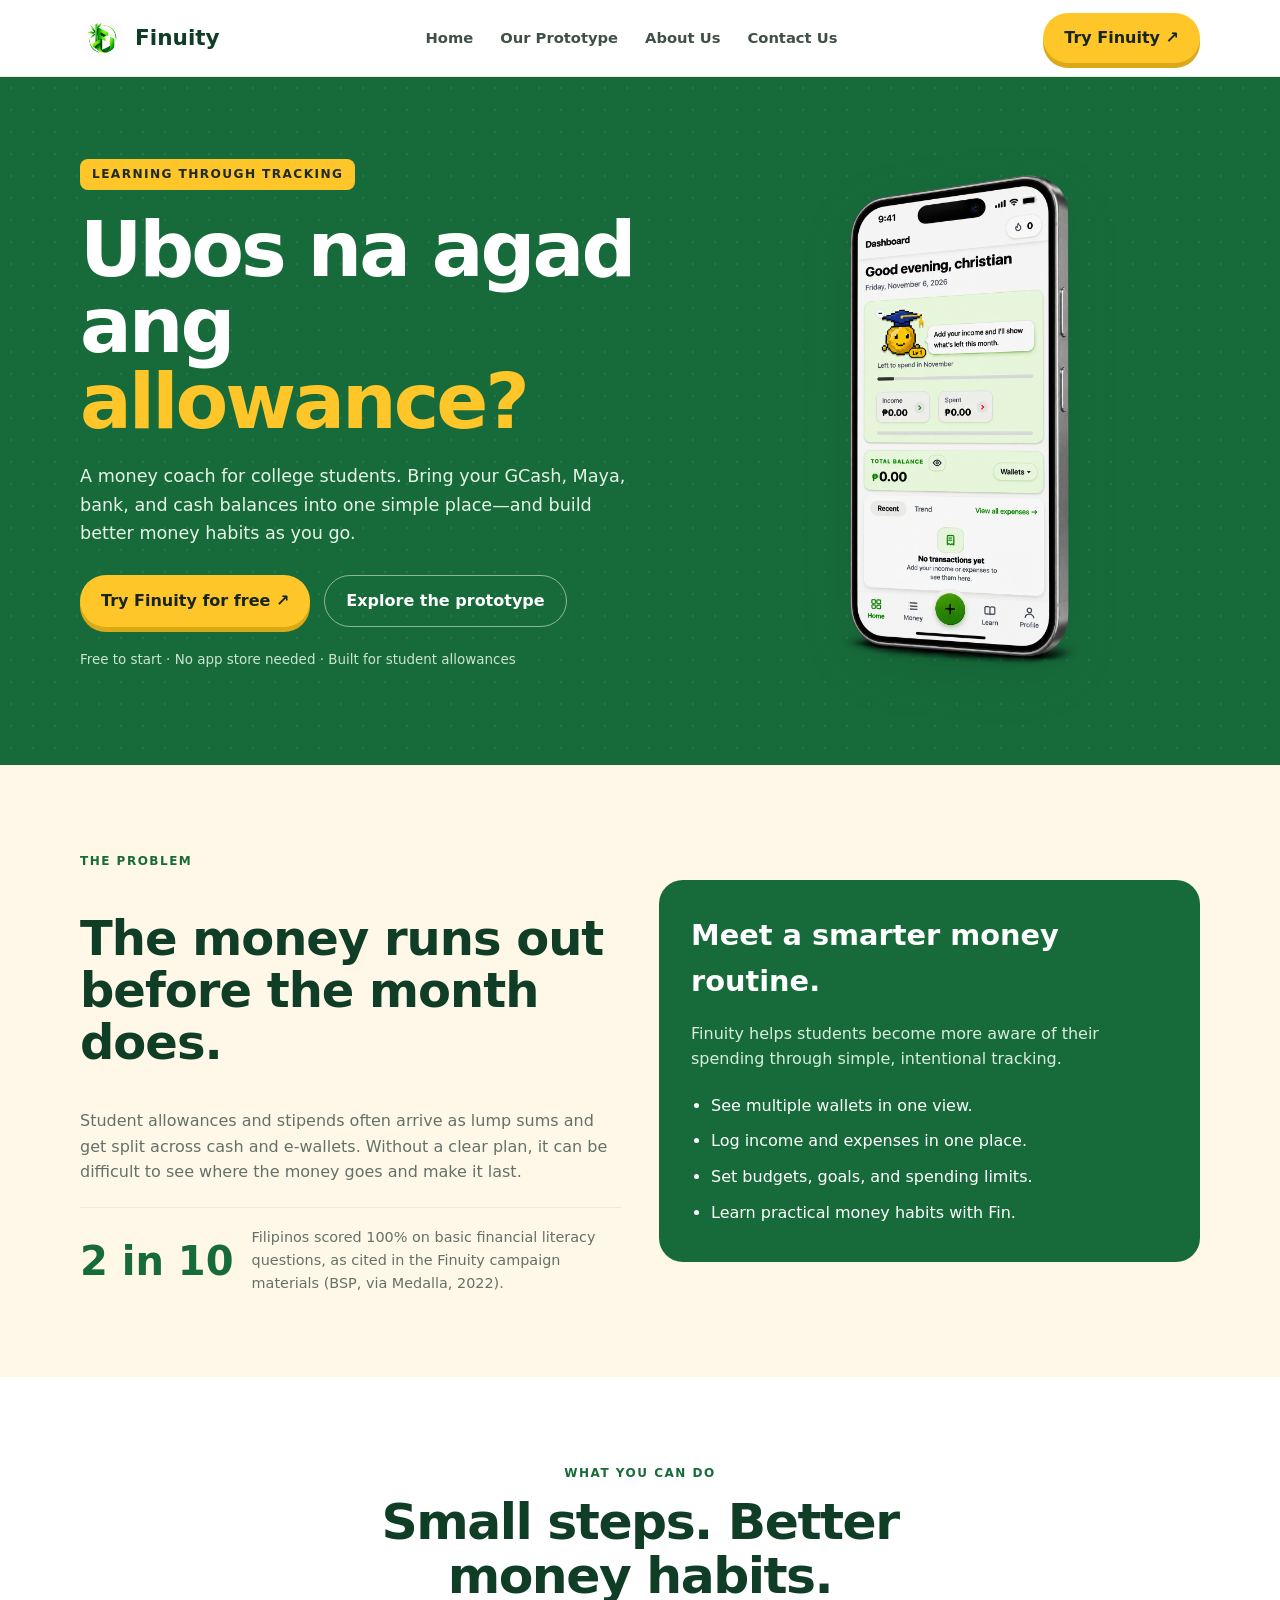
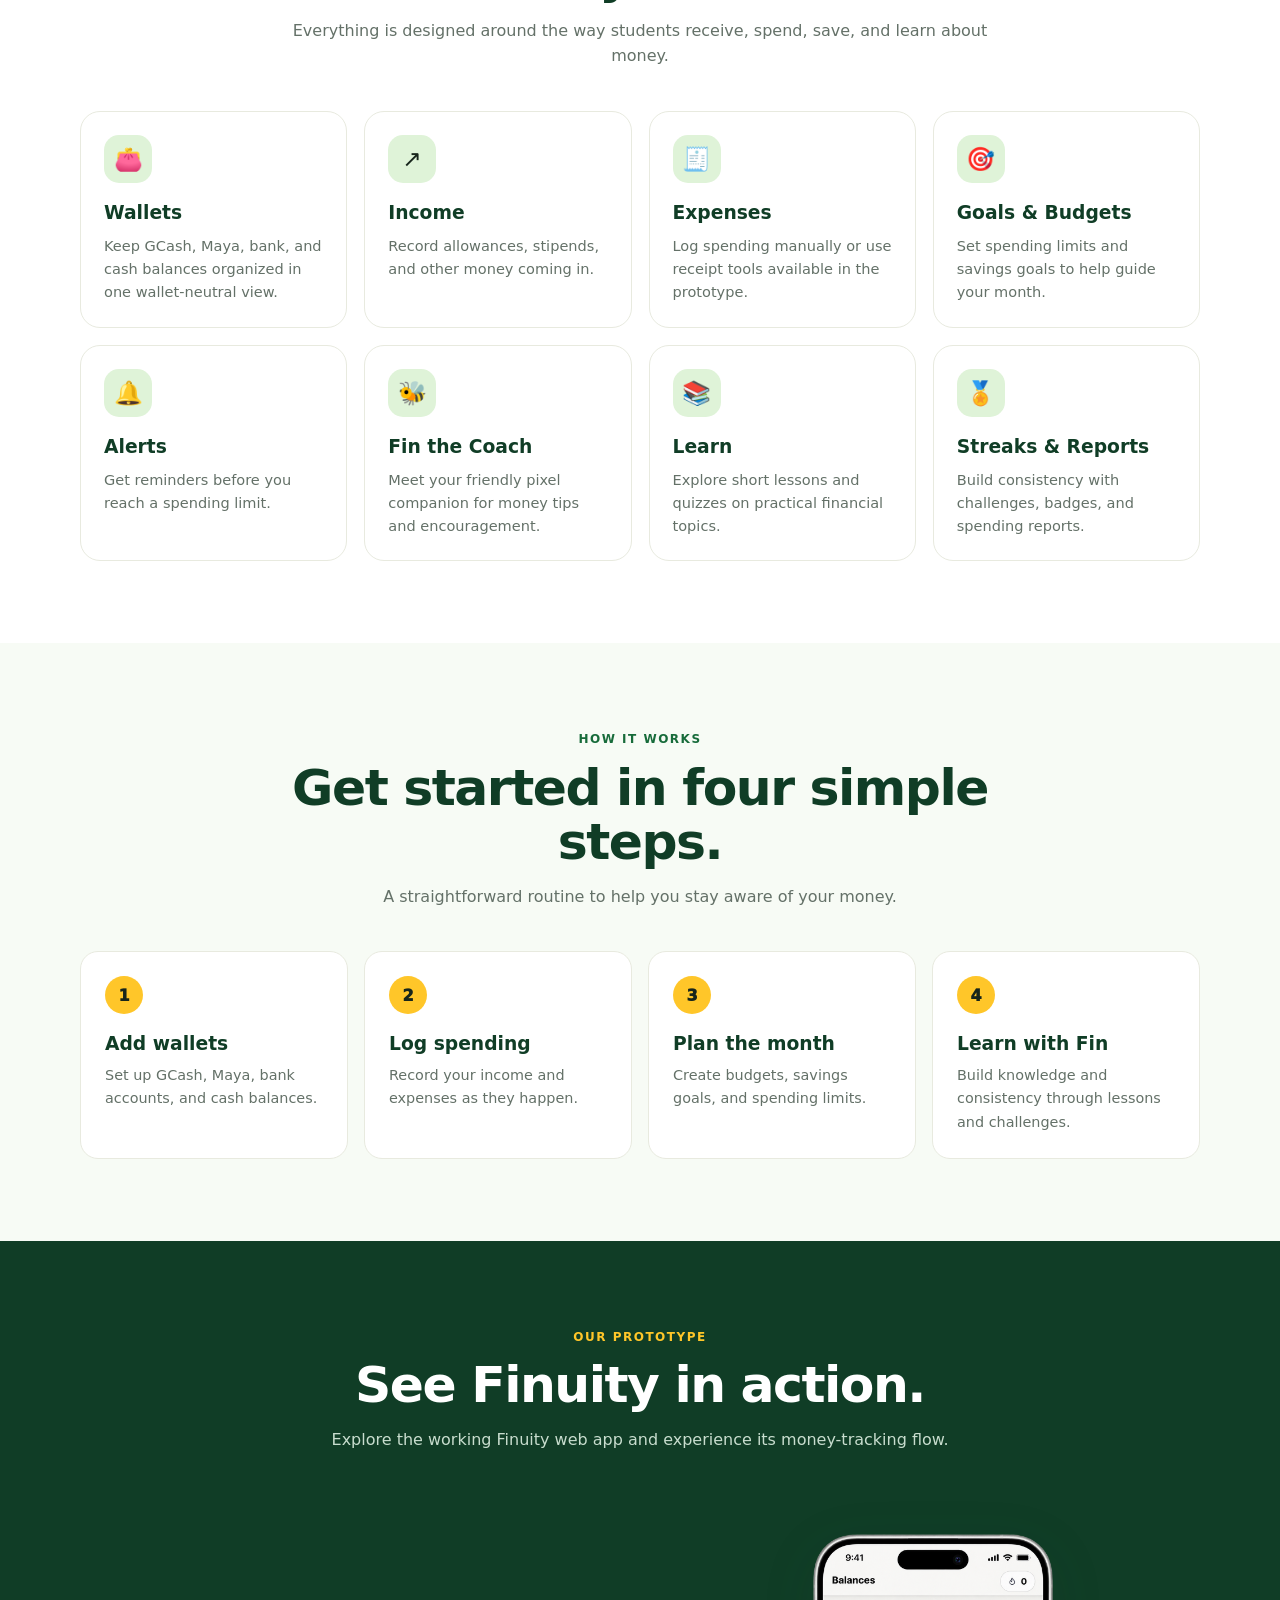
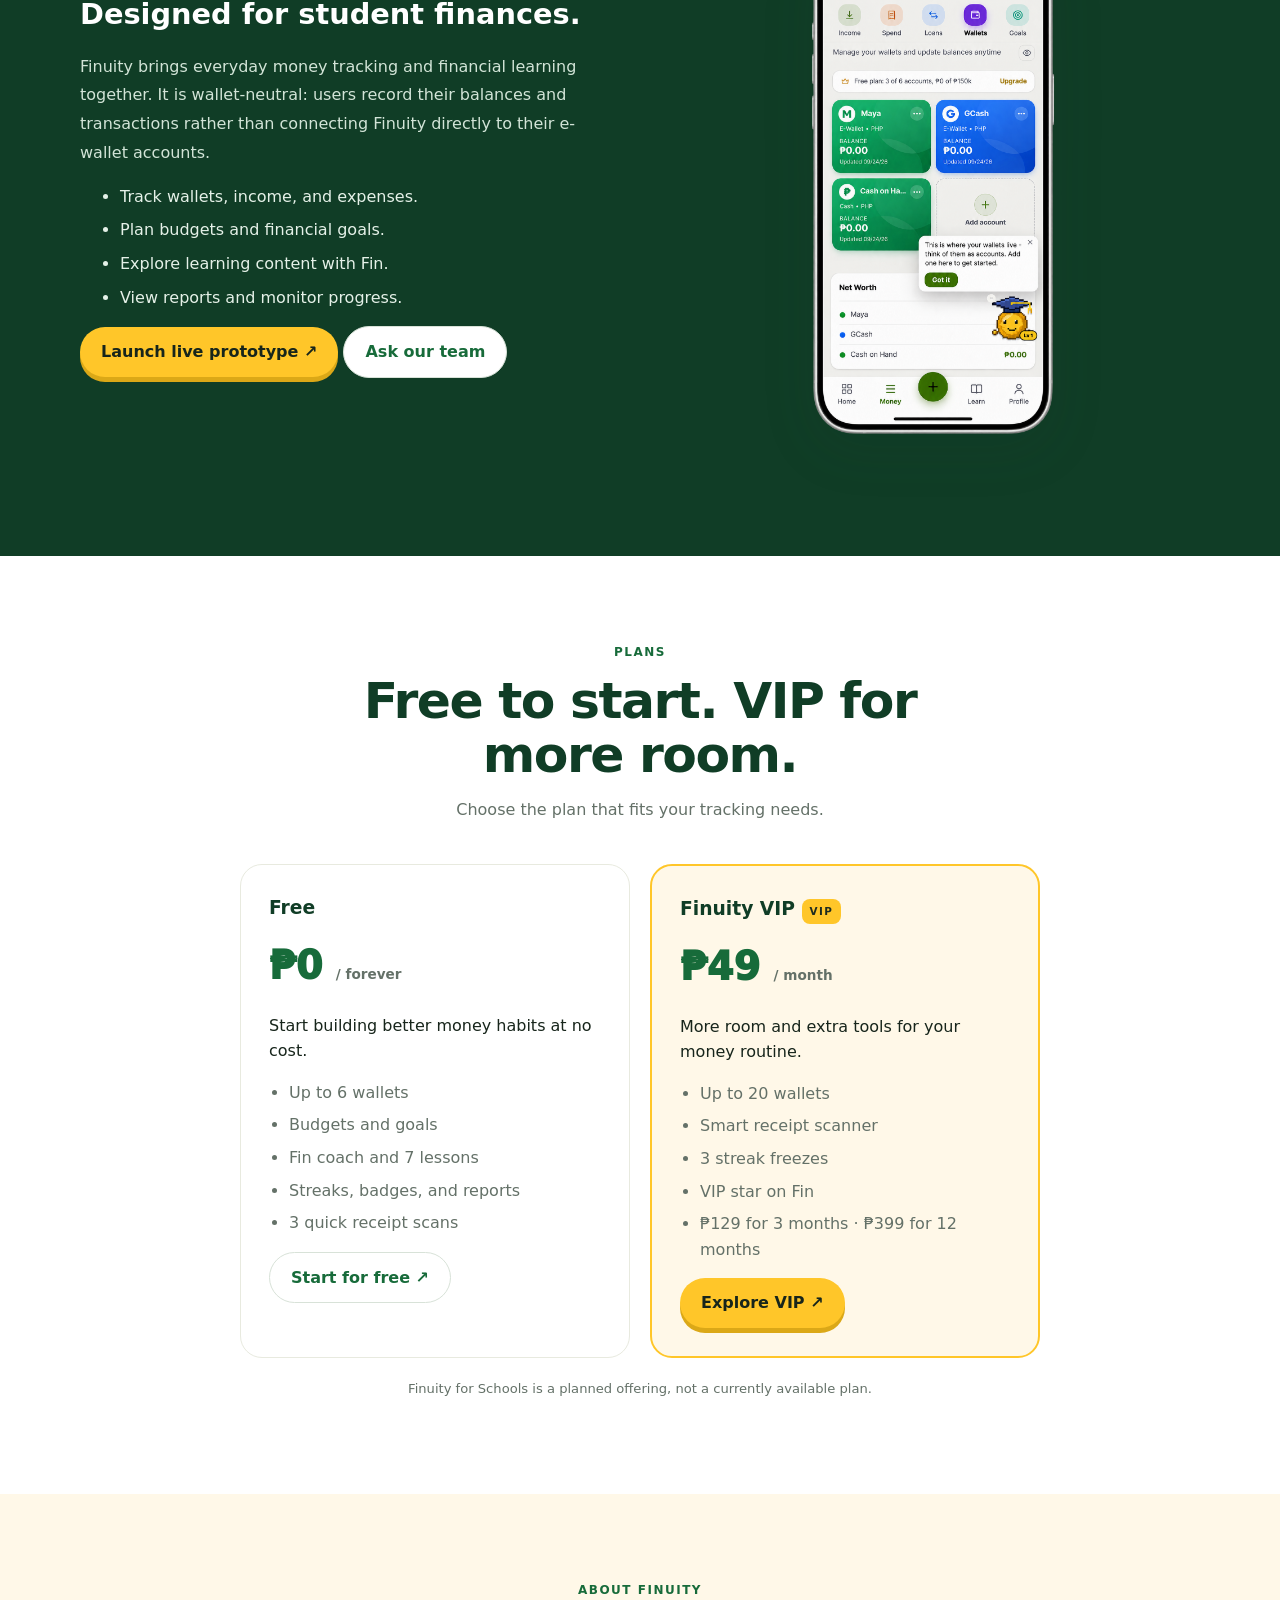
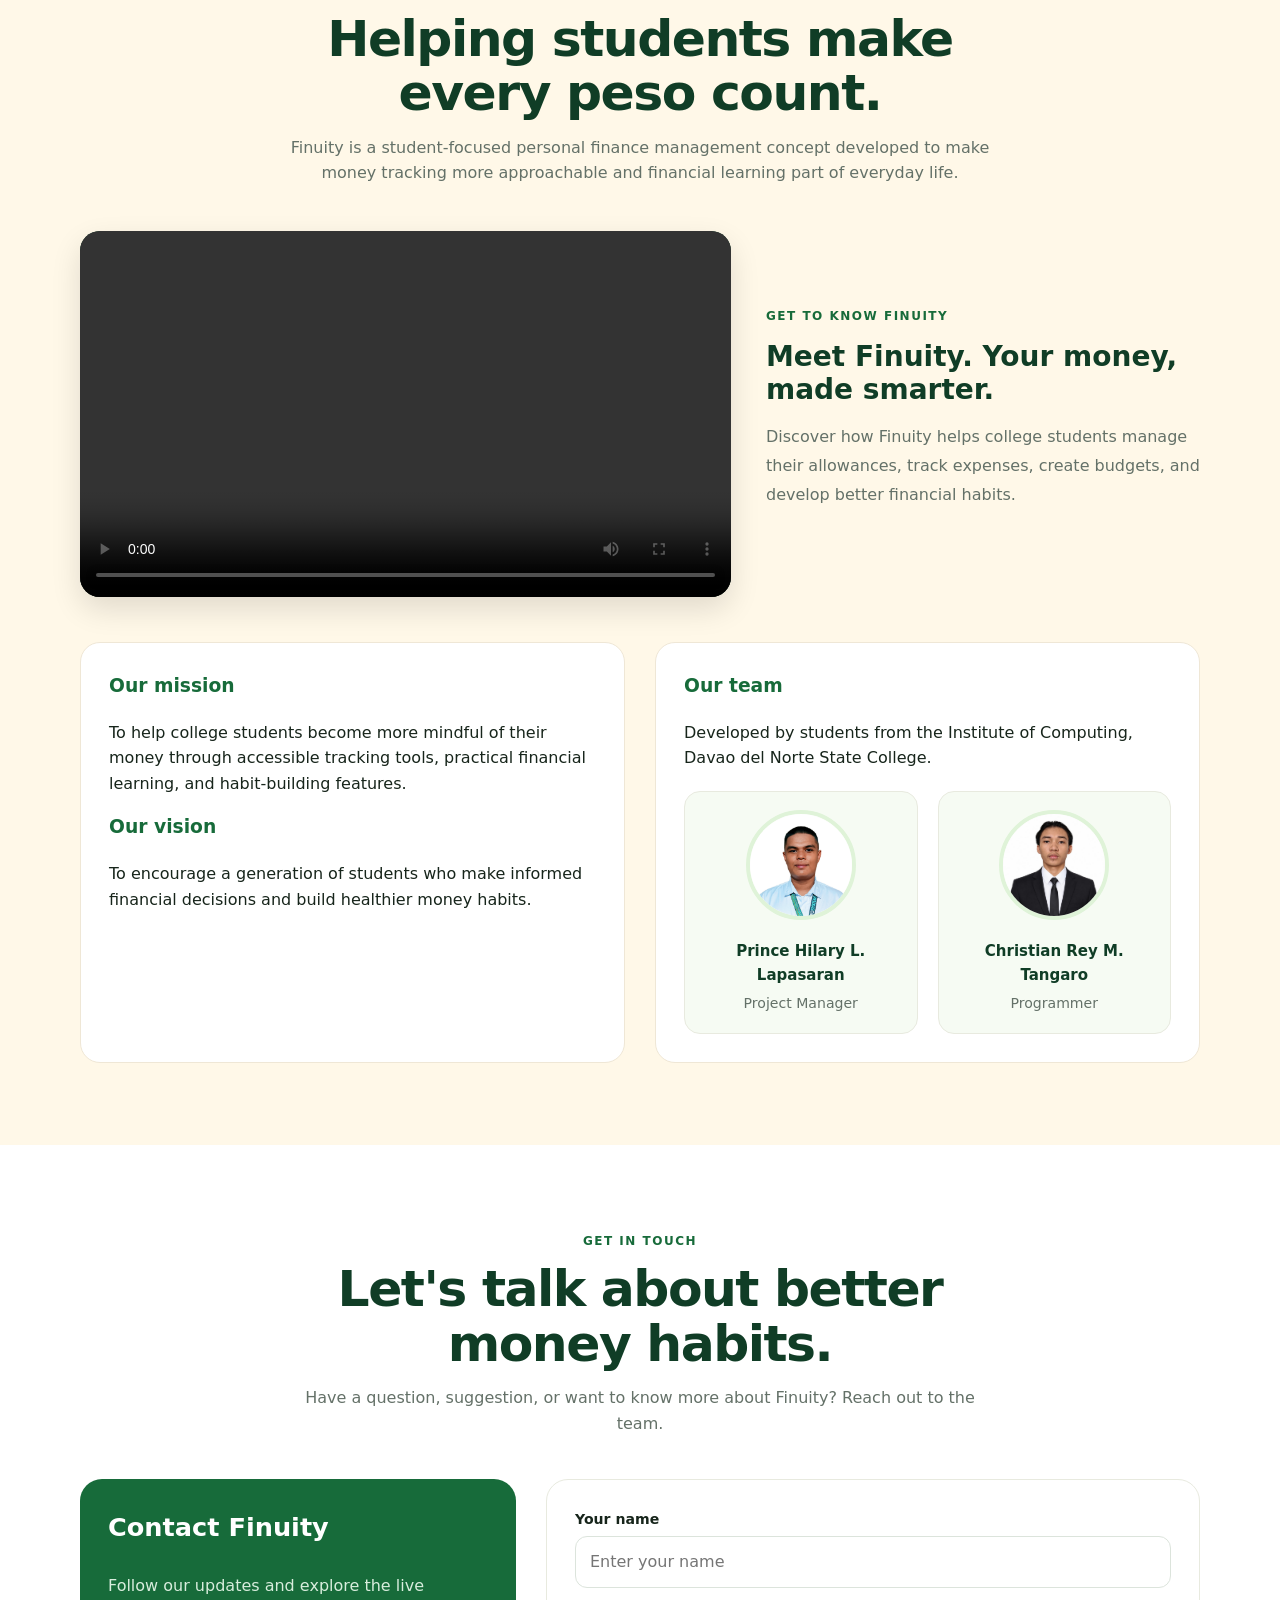
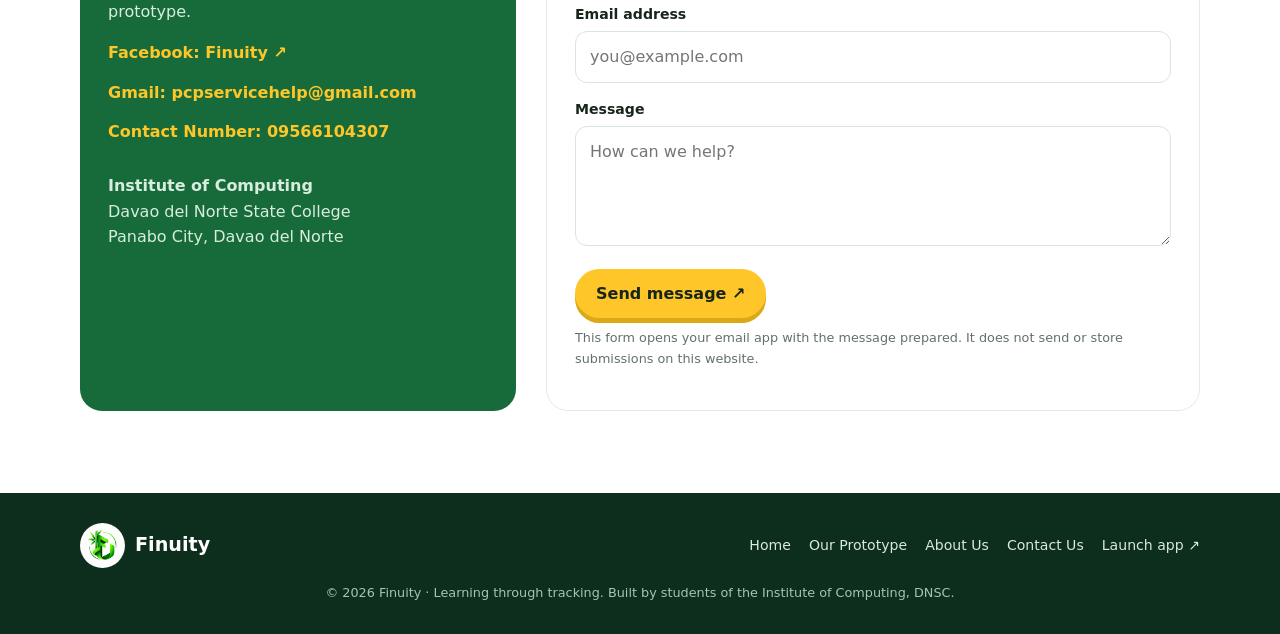
<file: index.html>
<!doctype html>
<html lang="en">
  <head>
    <meta charset="UTF-8" />
    <meta name="viewport" content="width=device-width, initial-scale=1.0" />
    <meta name="theme-color" content="#176b3a" />
    <meta
      name="description"
      content="Finuity is a money coach for college students. Track your wallets, plan your allowance, and build better money habits."
    />
    <title>Finuity — Make Every Peso Count</title>
    <link rel="stylesheet" href="style.css" />
  </head>

  <body>
    <header>
      <div class="wrap nav">
        <a
          class="brand"
          href="https://llapasaranprincehilary-hash.github.io/MONEY/"
          target="_blank"
        >
          <img src="logofinuity.png" alt="Finuity Logo" />
          <span>Finuity</span>
        </a>
        <button
          class="menu"
          id="menuBtn"
          aria-label="Toggle navigation"
          aria-expanded="false"
        >
          ☰
        </button>
        <nav class="navlinks" id="navLinks" aria-label="Main navigation">
          <a href="#home">Home</a><a href="#prototype">Our Prototype</a
          ><a href="#about">About Us</a><a href="#contact">Contact Us</a>
        </nav>
        <a
          class="nav-cta"
          href="https://llapasaranprincehilary-hash.github.io/MONEY/"
          target="_blank"
          rel="noopener"
          >Try Finuity ↗</a
        >
      </div>
    </header>
    <main>  
      <section class="hero" id="home">
        <div class="wrap hero-grid">
          <div class="hero-copy">
            <span class="eyebrow">Learning through tracking</span>
            <h1>Ubos na agad ang <span>allowance?</span></h1>
            <p>
              A money coach for college students. Bring your GCash, Maya, bank,
              and cash balances into one simple place—and build better money
              habits as you go.
            </p>
            <div class="hero-actions">
              <a
                class="btn primary"
                href="https://llapasaranprincehilary-hash.github.io/MONEY/"
                target="_blank"
                rel="noopener"
                >Try Finuity for free ↗</a
              ><a class="btn secondary" href="#prototype"
                >Explore the prototype</a
              >
            </div>
            <p class="hero-note">
              Free to start · No app store needed · Built for student allowances
            </p>
          </div>
          <div class="hero-image">
            <img
              src="heroimage-phone.png"
              alt="Finuity Personal Finance Management System Preview"
            />
          </div>
        </div>
      </section>
      <section class="problem" id="problem">
        <div class="wrap problem-grid">
          <div>
            <span class="kicker">The problem</span>
            <h2
              style="
                font-size: clamp(2rem, 4vw, 3rem);
                line-height: 1.08;
                color: var(--deep);
                letter-spacing: -1px;
              "
            >
              The money runs out before the month does.
            </h2>
            <p style="color: var(--muted)">
              Student allowances and stipends often arrive as lump sums and get
              split across cash and e-wallets. Without a clear plan, it can be
              difficult to see where the money goes and make it last.
            </p>
            <div class="stat">
              <strong>2 in 10</strong
              ><span
                >Filipinos scored 100% on basic financial literacy questions, as
                cited in the Finuity campaign materials (BSP, via Medalla,
                2022).</span
              >
            </div>
          </div>
          <div class="solution-panel">
            <h3>Meet a smarter money routine.</h3>
            <p>
              Finuity helps students become more aware of their spending through
              simple, intentional tracking.
            </p>
            <ul>
              <li>See multiple wallets in one view.</li>
              <li>Log income and expenses in one place.</li>
              <li>Set budgets, goals, and spending limits.</li>
              <li>Learn practical money habits with Fin.</li>
            </ul>
          </div>
        </div>
      </section>
      <section id="features">
        <div class="wrap">
          <div class="section-head">
            <span class="kicker">What you can do</span>
            <h2>Small steps. Better money habits.</h2>
            <p>
              Everything is designed around the way students receive, spend,
              save, and learn about money.
            </p>
          </div>
          <div class="feature-grid">
            <article class="feature">
              <div class="feature-icon">👛</div>
              <h3>Wallets</h3>
              <p>
                Keep GCash, Maya, bank, and cash balances organized in one
                wallet-neutral view.
              </p>
            </article>
            <article class="feature">
              <div class="feature-icon">↗</div>
              <h3>Income</h3>
              <p>Record allowances, stipends, and other money coming in.</p>
            </article>
            <article class="feature">
              <div class="feature-icon">🧾</div>
              <h3>Expenses</h3>
              <p>
                Log spending manually or use receipt tools available in the
                prototype.
              </p>
            </article>
            <article class="feature">
              <div class="feature-icon">🎯</div>
              <h3>Goals & Budgets</h3>
              <p>
                Set spending limits and savings goals to help guide your month.
              </p>
            </article>
            <article class="feature">
              <div class="feature-icon">🔔</div>
              <h3>Alerts</h3>
              <p>Get reminders before you reach a spending limit.</p>
            </article>
            <article class="feature">
              <div class="feature-icon">🐝</div>
              <h3>Fin the Coach</h3>
              <p>
                Meet your friendly pixel companion for money tips and
                encouragement.
              </p>
            </article>
            <article class="feature">
              <div class="feature-icon">📚</div>
              <h3>Learn</h3>
              <p>
                Explore short lessons and quizzes on practical financial topics.
              </p>
            </article>
            <article class="feature">
              <div class="feature-icon">🏅</div>
              <h3>Streaks & Reports</h3>
              <p>
                Build consistency with challenges, badges, and spending reports.
              </p>
            </article>
          </div>
        </div>
      </section>
      <section class="how">
        <div class="wrap">
          <div class="section-head">
            <span class="kicker">How it works</span>
            <h2>Get started in four simple steps.</h2>
            <p>
              A straightforward routine to help you stay aware of your money.
            </p>
          </div>
          <div class="steps">
            <div class="step">
              <span class="step-num">1</span>
              <h3>Add wallets</h3>
              <p>Set up GCash, Maya, bank accounts, and cash balances.</p>
            </div>
            <div class="step">
              <span class="step-num">2</span>
              <h3>Log spending</h3>
              <p>Record your income and expenses as they happen.</p>
            </div>
            <div class="step">
              <span class="step-num">3</span>
              <h3>Plan the month</h3>
              <p>Create budgets, savings goals, and spending limits.</p>
            </div>
            <div class="step">
              <span class="step-num">4</span>
              <h3>Learn with Fin</h3>
              <p>
                Build knowledge and consistency through lessons and challenges.
              </p>
            </div>
          </div>
        </div>
      </section>
      
<section class="prototype" id="prototype">
    <div class="wrap">

        <div class="section-head">
            <span class="kicker" style="color: var(--yellow)">
                Our prototype
            </span>

            <h2>See Finuity in action.</h2>

            <p>
                Explore the working Finuity web app and experience its
                money-tracking flow.
            </p>
        </div>

        <div class="proto-grid">

            <!-- LEFT: TEXT -->
            <div class="proto-copy">
                <h3>Designed for student finances.</h3>

                <p>
                    Finuity brings everyday money tracking and financial
                    learning together. It is wallet-neutral: users record
                    their balances and transactions rather than connecting
                    Finuity directly to their e-wallet accounts.
                </p>

                <ul>
                    <li>Track wallets, income, and expenses.</li>
                    <li>Plan budgets and financial goals.</li>
                    <li>Explore learning content with Fin.</li>
                    <li>View reports and monitor progress.</li>
                </ul>

                <div class="prototype-actions">
                    <a class="btn primary"
                       href="https://llapasaranprincehilary-hash.github.io/MONEY/"
                       target="_blank"
                       rel="noopener">
                        Launch live prototype ↗
                    </a>

                    <a class="btn secondary" href="#contact">
                        Ask our team
                    </a>
                </div>
            </div>

            <!-- RIGHT: IMAGE -->
            <div class="proto-image">
                <img src="Wallet-cp.png"
                     alt="Finuity prototype wallet">
            </div>

        </div>
    </div>
</section>

      <section id="pricing">
        <div class="wrap">
          <div class="section-head">
            <span class="kicker">Plans</span>
            <h2>Free to start. VIP for more room.</h2>
            <p>Choose the plan that fits your tracking needs.</p>
          </div>
          <div class="pricing-grid">
            <div class="price-card">
              <h3>Free</h3>
              <div class="price">₱0 <small>/ forever</small></div>
              <p>Start building better money habits at no cost.</p>
              <ul>
                <li>Up to 6 wallets</li>
                <li>Budgets and goals</li>
                <li>Fin coach and 7 lessons</li>
                <li>Streaks, badges, and reports</li>
                <li>3 quick receipt scans</li>
              </ul>
              <a
                class="btn secondary"
                href="https://llapasaranprincehilary-hash.github.io/MONEY/"
                target="_blank"
                rel="noopener"
                >Start for free ↗</a
              >
            </div>
            <div class="price-card vip">
              <h3>
                Finuity VIP
                <span
                  class="eyebrow"
                  style="font-size: 0.65rem; padding: 4px 8px"
                  >VIP</span
                >
              </h3>
              <div class="price">₱49 <small>/ month</small></div>
              <p>More room and extra tools for your money routine.</p>
              <ul>
                <li>Up to 20 wallets</li>
                <li>Smart receipt scanner</li>
                <li>3 streak freezes</li>
                <li>VIP star on Fin</li>
                <li>₱129 for 3 months · ₱399 for 12 months</li>
              </ul>
              <a
                class="btn primary"
                href="https://llapasaranprincehilary-hash.github.io/MONEY/"
                target="_blank"
                rel="noopener"
                >Explore VIP ↗</a
              >
            </div>
          </div>
          <p
            style="
              text-align: center;
              color: var(--muted);
              font-size: 0.82rem;
              margin-top: 20px;
            "
          >
            Finuity for Schools is a planned offering, not a currently available
            plan.
          </p>
        </div>
      </section>
      <section class="about" id="about">
        <div class="wrap">
          <div class="section-head">
            <span class="kicker">About Finuity</span>
            <h2>Helping students make every peso count.</h2>
            <p>
              Finuity is a student-focused personal finance management concept
              developed to make money tracking more approachable and financial
              learning part of everyday life.
            </p>
          </div>

          <!-- PROMOTIONAL VIDEO -->
          <div class="about-video">
            <div class="video-container">
              <video controls>
                <source src="promotionalvid.mp4" type="video/mp4" />
                Your browser does not support video playback.
              </video>
            </div>

            <div class="video-description">
              <span class="kicker">GET TO KNOW FINUITY</span>

              <h3>Meet Finuity. Your money, made smarter.</h3>

              <p>
                Discover how Finuity helps college students manage their
                allowances, track expenses, create budgets, and develop better
                financial habits.
              </p>
            </div>
          </div>

          <!-- MISSION, VISION AND TEAM -->
          <div class="about-grid">
            <div class="about-box">
              <h3>Our mission</h3>
              <p>
                To help college students become more mindful of their money
                through accessible tracking tools, practical financial learning,
                and habit-building features.
              </p>

              <h3>Our vision</h3>
              <p>
                To encourage a generation of students who make informed
                financial decisions and build healthier money habits.
              </p>
            </div>

            <div class="about-box">
              <h3>Our team</h3>
              <p>
                Developed by students from the Institute of Computing, Davao del
                Norte State College.
              </p>

              <div class="team">
                <div class="person">
                  <img src="lapasaran.jpe" alt="Prince Hilary L. Lapasaran" />
                  <strong>Prince Hilary L. Lapasaran</strong>
                  <span>Project Manager</span>
                </div>

                <div class="person">
                  <img src="tangaro.jpg" alt="Christian Rey M. Tangaro" />
                  <strong>Christian Rey M. Tangaro</strong>
                  <span>Programmer</span>
                </div>
              </div>
            </div>
          </div>
        </div>
      </section>
      <section id="contact">
        <div class="wrap">
          <div class="section-head">
            <span class="kicker">Get in touch</span>
            <h2>Let's talk about better money habits.</h2>
            <p>
              Have a question, suggestion, or want to know more about Finuity?
              Reach out to the team.
            </p>
          </div>
          <div class="contact-grid">
            <div class="contact-info">
              <h3>Contact Finuity</h3>
              <p>Follow our updates and explore the live prototype.</p>
              <a
                href="https://www.facebook.com/profile.php?id=61596351891389"
                target="_blank"
                rel="noopener"
                >Facebook: Finuity ↗</a>

              <a href="https://mail.google.com/mail/?view=cm&fs=1&to=pcpservicehelp@gmail.com"
                target="_blank"
                rel="noopener"
                >Gmail: pcpservicehelp@gmail.com </a>
                

                <a href="https://mail.google.com/mail/?view=cm&fs=1&to=pcpservicehelp@gmail.com"
                target="_blank"
                rel="noopener"
                >Contact Number: 09566104307</a>
                

              <p style="margin-top: 28px">
                <b>Institute of Computing</b><br />Davao del Norte State
                College<br />Panabo City, Davao del Norte
              </p>
            </div>
            <form class="contact-form" id="contactForm">
              <div class="field">
                <label for="name">Your name</label
                ><input
                  id="name"
                  name="name"
                  autocomplete="name"
                  required
                  placeholder="Enter your name"
                />
              </div>
              <div class="field">
                <label for="email">Email address</label
                ><input
                  id="email"
                  name="email"
                  type="email"
                  autocomplete="email"
                  required
                  placeholder="you@example.com"
                />
              </div>
              <div class="field">
                <label for="message">Message</label
                ><textarea
                  id="message"
                  name="message"
                  required
                  placeholder="How can we help?"
                ></textarea>
              </div>
              <button class="btn primary" type="submit">
                Send message ↗
              </button>
              <p class="form-note">
                This form opens your email app with the message prepared. It
                does not send or store submissions on this website.
              </p>
            </form>
          </div>
        </div>
      </section>
    </main>
    <footer>
      <div class="wrap">
        <div class="footer-row">
          <a
            class="footer-brand"
            href="https://llapasaranprincehilary-hash.github.io/MONEY/"
            target="_blank"
          >
            <img src="logofinuity.png" alt="Finuity Logo" />
            <span>Finuity</span>
          </a>
          <div class="footer-links">
            <a href="#home">Home</a><a href="#prototype">Our Prototype</a
            ><a href="#about">About Us</a><a href="#contact">Contact Us</a
            ><a
              href="https://llapasaranprincehilary-hash.github.io/MONEY/"
              target="_blank"
              rel="noopener"
              >Launch app ↗</a
            >
          </div>
        </div>
        <div class="copyright">
          © 2026 Finuity · Learning through tracking. Built by students of the
          Institute of Computing, DNSC.
        </div>
      </div>
    </footer>
    <script src="script.js"></script>
  </body>
</html>
</file>
<file: style.css>
:root {
  --green: #176b3a;
  --deep: #103d26;
  --lime: #dff3d8;
  --yellow: #ffc629;
  --cream: #fff8e8;
  --ink: #17251b;
  --muted: #647168;
  --white: #fff;
  --line: #e8eadf;
  --shadow: 0 18px 45px rgba(16, 61, 38, 0.1);
}
* {
  box-sizing: border-box;
}
html {
  scroll-behavior: smooth;
  scroll-padding-top: 88px;
}
body {
  margin: 0;
  font-family:
    Inter,
    ui-sans-serif,
    system-ui,
    -apple-system,
    "Segoe UI",
    sans-serif;
  color: var(--ink);
  background: #fff;
  line-height: 1.6;
}
a {
  color: inherit;
  text-decoration: none;
}
button,
input,
textarea {
  font: inherit;
}
.wrap {
  width: min(1120px, calc(100% - 40px));
  margin: auto;
}
header {
  position: sticky;
  top: 0;
  z-index: 20;
  background: rgba(255, 255, 255, 0.94);
  backdrop-filter: blur(14px);
  border-bottom: 1px solid var(--line);
}
.nav {
  height: 76px;
  display: flex;
  align-items: center;
  justify-content: space-between;
  gap: 24px;
}
.brand {
    display: flex;
    align-items: center;
    gap: 10px;
    font-weight: 900;
    font-size: 1.35rem;
    color: #103d26;
}

.brand img {
    width: 45px;
    height: 45px;
    object-fit: contain;
    border-radius: 50%;
}
.navlinks {
  display: flex;
  align-items: center;
  gap: 27px;
  font-size: 0.92rem;
  font-weight: 650;
  color: #405047;
}
.navlinks a:hover {
  color: var(--green);
}
.nav-cta,
.btn {
  display: inline-flex;
  align-items: center;
  justify-content: center;
  border: 0;
  border-radius: 999px;
  padding: 12px 21px;
  font-weight: 800;
  cursor: pointer;
  transition: 0.2s;
}
.nav-cta,
.btn.primary {
  background: var(--yellow);
  color: #17251b;
  box-shadow: 0 5px 0 #dba817;
}
.btn.secondary {
  background: #fff;
  border: 1px solid #d8e2d8;
  color: var(--green);
}
.btn:hover,
.nav-cta:hover {
  transform: translateY(-2px);
}
.menu {
  display: none;
  background: none;
  border: 0;
  font-size: 1.6rem;
}
.hero {
  background: var(--green);
  color: white;
  overflow: hidden;
  position: relative;
}
.hero:before {
  content: "";
  position: absolute;
  inset: 0;
  background-image: radial-gradient(
    rgba(255, 255, 255, 0.13) 1px,
    transparent 1px
  );
  background-size: 22px 22px;
  opacity: 0.55;
}
.hero-grid {
    position: relative;
    display: grid;
    grid-template-columns: 1.1fr .9fr;
    align-items: center;
    gap: 50px;
    padding: -200px 0 65px;
}
.eyebrow {
  display: inline-block;
  background: var(--yellow);
  color: #1d2b20;
  border-radius: 8px;
  padding: 6px 12px;
  font-size: 0.76rem;
  letter-spacing: 1.4px;
  font-weight: 900;
  text-transform: uppercase;
}
.hero h1 {
  font-size: clamp(2.8rem, 6vw, 5.3rem);
  line-height: 0.99;
  letter-spacing: -3px;
  margin: 22px 0;
}
.hero h1 span {
  color: var(--yellow);
}
.hero p {
  font-size: 1.1rem;
  color: #e6f3e8;
  max-width: 550px;
}
.hero-actions {
  display: flex;
  gap: 14px;
  flex-wrap: wrap;
  margin-top: 28px;
}
.hero .secondary {
  background: transparent;
  color: white;
  border-color: rgba(255, 255, 255, 0.5);
}
.hero-note {
  font-size: 0.84rem !important;
  margin-top: 22px;
  color: #cce5d2 !important;
}

.hero-copy {
    align-self: start;
    padding-top: -100px;
}

/* Hero Image */
.hero-image {
    display: flex;
    justify-content: center;
    align-items: center;
    width: 100%;
}

.hero-image img {
    width: 120%;
    max-width: 750px;
    height: 500px;
    object-fit: contain;
    border-radius: 20px;
    filter: drop-shadow(0 15px 25px rgba(16, 61, 38, 0.12));
}

@media (max-width: 768px) {
    .hero-image img {
        width: 100%;
        max-width: 100%;
        height: auto;
    }
}

section {
  padding: 82px 0;
}
.section-head {
  text-align: center;
  max-width: 700px;
  margin: 0 auto 42px;
}
.kicker {
  color: var(--green);
  font-weight: 900;
  text-transform: uppercase;
  letter-spacing: 1.5px;
  font-size: 0.75rem;
}
.section-head h2 {
  font-size: clamp(2rem, 4vw, 3.15rem);
  line-height: 1.08;
  letter-spacing: -1.5px;
  margin: 10px 0 14px;
  color: var(--deep);
}
.section-head p {
  color: var(--muted);
  margin: 0;
}
.problem {
  background: var(--cream);
}
.problem-grid {
  display: grid;
  grid-template-columns: 1fr 1fr;
  gap: 38px;
  align-items: center;
}
.problem-card {
  background: white;
  padding: 30px;
  border-radius: 22px;
  border: 1px solid #f0e7d3;
  box-shadow: var(--shadow);
}
.problem-card h3 {
  font-size: 1.55rem;
  color: var(--deep);
  line-height: 1.2;
  margin: 0 0 12px;
}
.stat {
  display: flex;
  align-items: center;
  gap: 18px;
  margin-top: 22px;
  padding-top: 18px;
  border-top: 1px solid var(--line);
}
.stat strong {
  font-size: 2.5rem;
  color: var(--green);
  white-space: nowrap;
}
.stat span {
  font-size: 0.9rem;
  color: var(--muted);
}
.solution-panel {
  background: var(--green);
  color: white;
  padding: 32px;
  border-radius: 24px;
}
.solution-panel h3 {
  font-size: 1.8rem;
  margin: 0 0 10px;
}
.solution-panel p {
  color: #d8eddd;
}
.solution-panel ul {
  padding-left: 20px;
  margin-bottom: 0;
}
.solution-panel li {
  padding: 5px 0;
}
.feature-grid {
  display: grid;
  grid-template-columns: repeat(4, 1fr);
  gap: 17px;
}
.feature {
  border: 1px solid var(--line);
  border-radius: 20px;
  padding: 23px;
  background: white;
  transition: 0.2s;
}
.feature:hover {
  transform: translateY(-5px);
  box-shadow: var(--shadow);
}
.feature-icon {
  width: 48px;
  height: 48px;
  display: grid;
  place-items: center;
  border-radius: 15px;
  background: var(--lime);
  font-size: 1.45rem;
}
.feature h3 {
  margin: 15px 0 6px;
  color: var(--deep);
}
.feature p {
  margin: 0;
  color: var(--muted);
  font-size: 0.91rem;
}
.how {
  background: #f7fbf5;
}
.steps {
  display: grid;
  grid-template-columns: repeat(4, 1fr);
  gap: 16px;
}
.step {
  padding: 24px;
  background: white;
  border-radius: 18px;
  border: 1px solid var(--line);
}
.step-num {
  width: 38px;
  height: 38px;
  border-radius: 50%;
  background: var(--yellow);
  display: grid;
  place-items: center;
  font-weight: 950;
}
.step h3 {
  margin: 15px 0 5px;
  color: var(--deep);
}
.step p {
  font-size: 0.9rem;
  color: var(--muted);
  margin: 0;
}


/* PROTOTYPE SECTION */
.prototype {
    background: var(--deep);
    color: white;
}

.prototype .section-head h2 {
    color: white;
}

.prototype .section-head p {
    color: #c8ddce;
}

/* GRID LAYOUT */
.proto-grid {
    display: grid;
    grid-template-columns: 1fr 1fr;
    gap: 50px;
    align-items: center;
    padding: 40px 0;
}

/* TEXT CONTENT */
.proto-copy {
    text-align: left;
}

.proto-copy h3 {
    font-size: 1.8rem;
    margin: 0 0 12px;
}

.proto-copy p {
    color: #d2e4d7;
    line-height: 1.8;
}

.proto-copy li {
    margin: 8px 0;
    color: #e5f1e8;
}

/* PROTOTYPE IMAGE */
.proto-image {
    display: flex;
    justify-content: center;
    align-items: center;
    width: 100%;
}

.proto-image img {
    width: 100%;
    max-width: 750px;
    height: 500px;
    object-fit: contain;
    border-radius: 20px;
    filter: drop-shadow(0 15px 25px rgba(16, 61, 38, 0.12));
}

@media (max-width: 768px) {
    .proto-image img {
        width: 100%;
        max-width: 100%;
        height: auto;
    }
}

.pricing-grid {
  display: grid;
  grid-template-columns: 1fr 1fr;
  gap: 20px;
  max-width: 800px;
  margin: auto;
}
.price-card {
  border: 1px solid var(--line);
  border-radius: 22px;
  padding: 28px;
  background: white;
}
.price-card.vip {
  background: var(--cream);
  border: 2px solid var(--yellow);
}
.price-card h3 {
  margin: 0;
  color: var(--deep);
}
.price {
  font-size: 2.4rem;
  font-weight: 950;
  color: var(--green);
  margin: 12px 0;
}
.price small {
  font-size: 0.85rem;
  color: var(--muted);
  font-weight: 600;
}
.price-card ul {
  padding-left: 20px;
  color: var(--muted);
}
.price-card li {
  margin: 7px 0;
}
.about {
  background: var(--cream);
}
.about-grid {
  display: grid;
  grid-template-columns: 1fr 1fr;
  gap: 30px;
}

/* ABOUT VIDEO */

.about-video {
    display: grid;
    grid-template-columns: 1.2fr 0.8fr;
    align-items: center;
    gap: 35px;
    margin: 45px 0;
}

.video-container {
    width: 100%;
    overflow: hidden;
    border-radius: 20px;
    background: #103d26;
    box-shadow: 0 12px 30px rgba(0,0,0,0.12);
}

.video-container video {
    width: 100%;
    display: block;
    aspect-ratio: 16 / 9;
    object-fit: cover;
}

.video-description h3 {
    color: #103d26;
    font-size: 28px;
    line-height: 1.2;
    margin: 12px 0;
}

.video-description p {
    color: #647168;
    line-height: 1.8;
}

/* MOBILE RESPONSIVE */

@media (max-width: 768px) {
    .about-video {
        grid-template-columns: 1fr;
        gap: 20px;
    }

    .video-description h3 {
        font-size: 23px;
    }
}
.about-box {
  background: white;
  border: 1px solid #efe7d6;
  border-radius: 20px;
  padding: 28px;
}
.about-box h3 {
  color: var(--green);
  margin-top: 0;
}
.team {
  display: grid;
  grid-template-columns: 1fr 1fr;
  gap: 15px;
  margin-top: 18px;
}

/* TEAM MEMBERS */

.team {
    display: grid;
    grid-template-columns: repeat(2, 1fr);
    gap: 20px;
    margin-top: 20px;
}

.person {
    padding: 22px 15px;
    background: #f6fbf3;
    border-radius: 18px;
    text-align: center;
    border: 1px solid #e8eadf;
}

.person img {
    width: 110px;
    height: 110px;
    object-fit: cover;
    border-radius: 50%;
    border: 4px solid #dff3d8;
    margin-bottom: 12px;
}

.person strong {
    display: block;
    color: #103d26;
    font-size: 15px;
}

.person span {
    display: block;
    font-size: 13px;
    color: #647168;
    margin-top: 5px;
}

@media (max-width: 620px) {
    .team {
        grid-template-columns: 1fr;
    }
}

.person {
  padding: 18px;
  background: #f6fbf3;
  border-radius: 16px;
}
.person strong {
  display: block;
  color: var(--deep);
}
.person span {
  font-size: 0.88rem;
  color: var(--muted);
}
.contact-grid {
  display: grid;
  grid-template-columns: 0.8fr 1.2fr;
  gap: 30px;
}
.contact-info {
  background: var(--green);
  color: white;
  border-radius: 22px;
  padding: 28px;
}
.contact-info h3 {
  font-size: 1.6rem;
  margin-top: 0;
}
.contact-info p {
  color: #d8eddd;
}
.contact-info a {
  display: block;
  margin: 14px 0;
  color: var(--yellow);
  font-weight: 750;
  overflow-wrap: anywhere;
}
.contact-form {
  border: 1px solid var(--line);
  border-radius: 22px;
  padding: 28px;
}
.field {
  margin-bottom: 15px;
}
.field label {
  display: block;
  font-size: 0.88rem;
  font-weight: 750;
  margin-bottom: 6px;
}
.field input,
.field textarea {
  width: 100%;
  border: 1px solid #dce4dc;
  border-radius: 12px;
  padding: 12px 14px;
  outline: none;
}
.field input:focus,
.field textarea:focus {
  border-color: var(--green);
  box-shadow: 0 0 0 3px #176b3a18;
}
.field textarea {
  min-height: 120px;
  resize: vertical;
}
.form-note {
  font-size: 0.8rem;
  color: var(--muted);
  margin-top: 10px;
}
footer {
  background: #0d2d1d;
  color: #d9e9dd;
  padding: 30px 0;
}

/* FOOTER LOGO */

.footer-brand {
    display: flex;
    align-items: center;
    gap: 10px;
    font-weight: 900;
    color: white;
    font-size: 1.3rem;
}

.footer-brand img {
    width: 45px;
    height: 45px;
    object-fit: contain;
    border-radius: 50%;
}

.footer-row {
  display: flex;
  align-items: center;
  justify-content: space-between;
  gap: 20px;
  flex-wrap: wrap;
}
.footer-brand {
  font-weight: 900;
  color: white;
  font-size: 1.2rem;
}
.footer-links {
  display: flex;
  gap: 18px;
  flex-wrap: wrap;
  font-size: 0.88rem;
}
.copyright {
  font-size: 0.8rem;
  color: #a9c3b1;
  margin-top: 15px;
  text-align: center;
}
@media (max-width: 850px) {
  .hero-grid,
  .problem-grid,
  .proto-grid,
  .about-grid,
  .contact-grid {
    grid-template-columns: 1fr;
  }
  .hero-grid {
    padding: 65px 0;
  }
  .hero-copy {
    text-align: center;
  }
  .hero-copy p {
    margin-left: auto;
    margin-right: auto;
  }
  .hero-actions {
    justify-content: center;
  }
  .feature-grid,
  .steps {
    grid-template-columns: repeat(2, 1fr);
  }
  .mockup {
    max-width: 390px;
  }
  .navlinks {
    gap: 15px;
  }
}
@media (max-width: 620px) {
  .wrap {
    width: min(100% - 30px, 1120px);
  }
  .nav {
    height: 68px;
  }
  .menu {
    display: block;
  }
  .navlinks {
    display: none;
    position: absolute;
    top: 68px;
    left: 0;
    right: 0;
    background: white;
    padding: 18px 22px 22px;
    border-bottom: 1px solid var(--line);
    flex-direction: column;
    align-items: stretch;
    gap: 14px;
  }
  .navlinks.open {
    display: flex;
  }
  .nav-cta {
    display: none;
  }
  section {
    padding: 62px 0;
  }
  .hero h1 {
    letter-spacing: -2px;
  }
  .feature-grid,
  .steps,
  .pricing-grid,
  .team {
    grid-template-columns: 1fr;
  }
  .stat {
    align-items: flex-start;
  }
  .stat strong {
    font-size: 2rem;
  }
  .footer-row {
    align-items: flex-start;
    flex-direction: column;
  }
}
</file>
